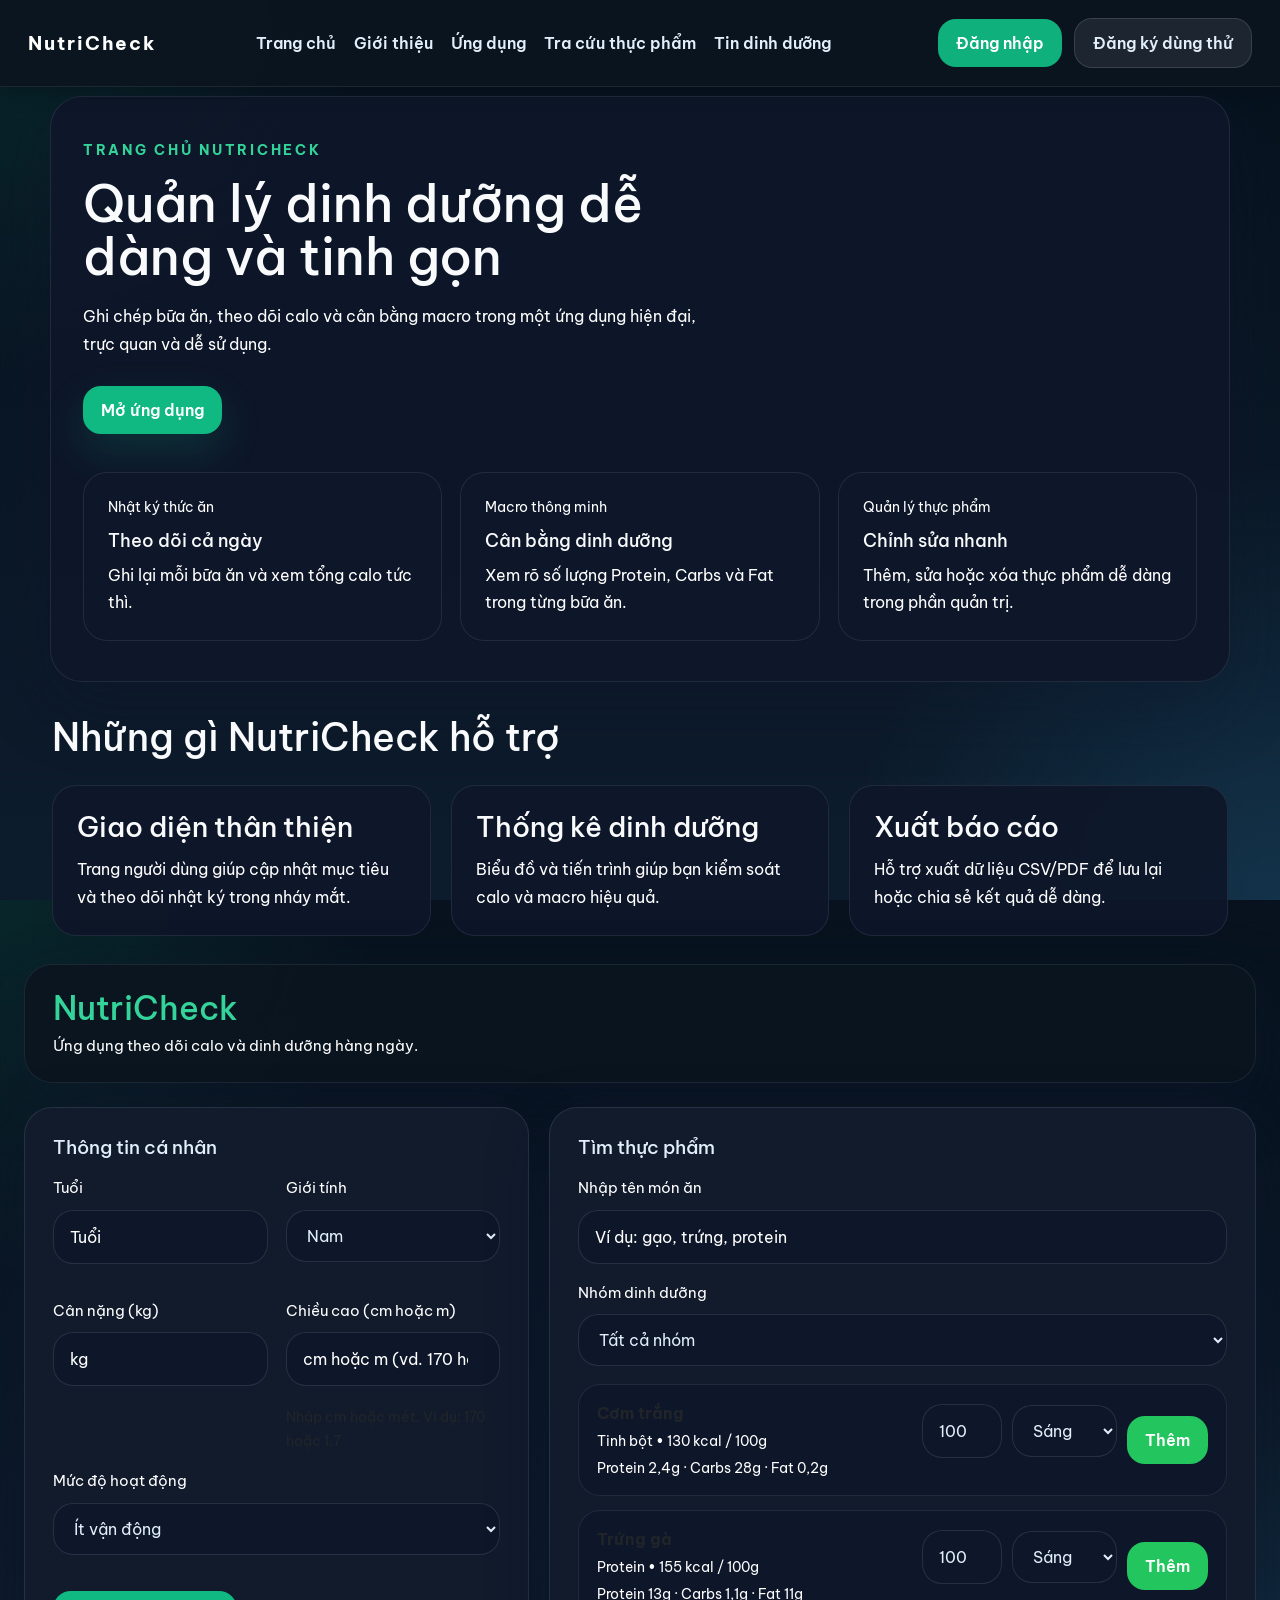
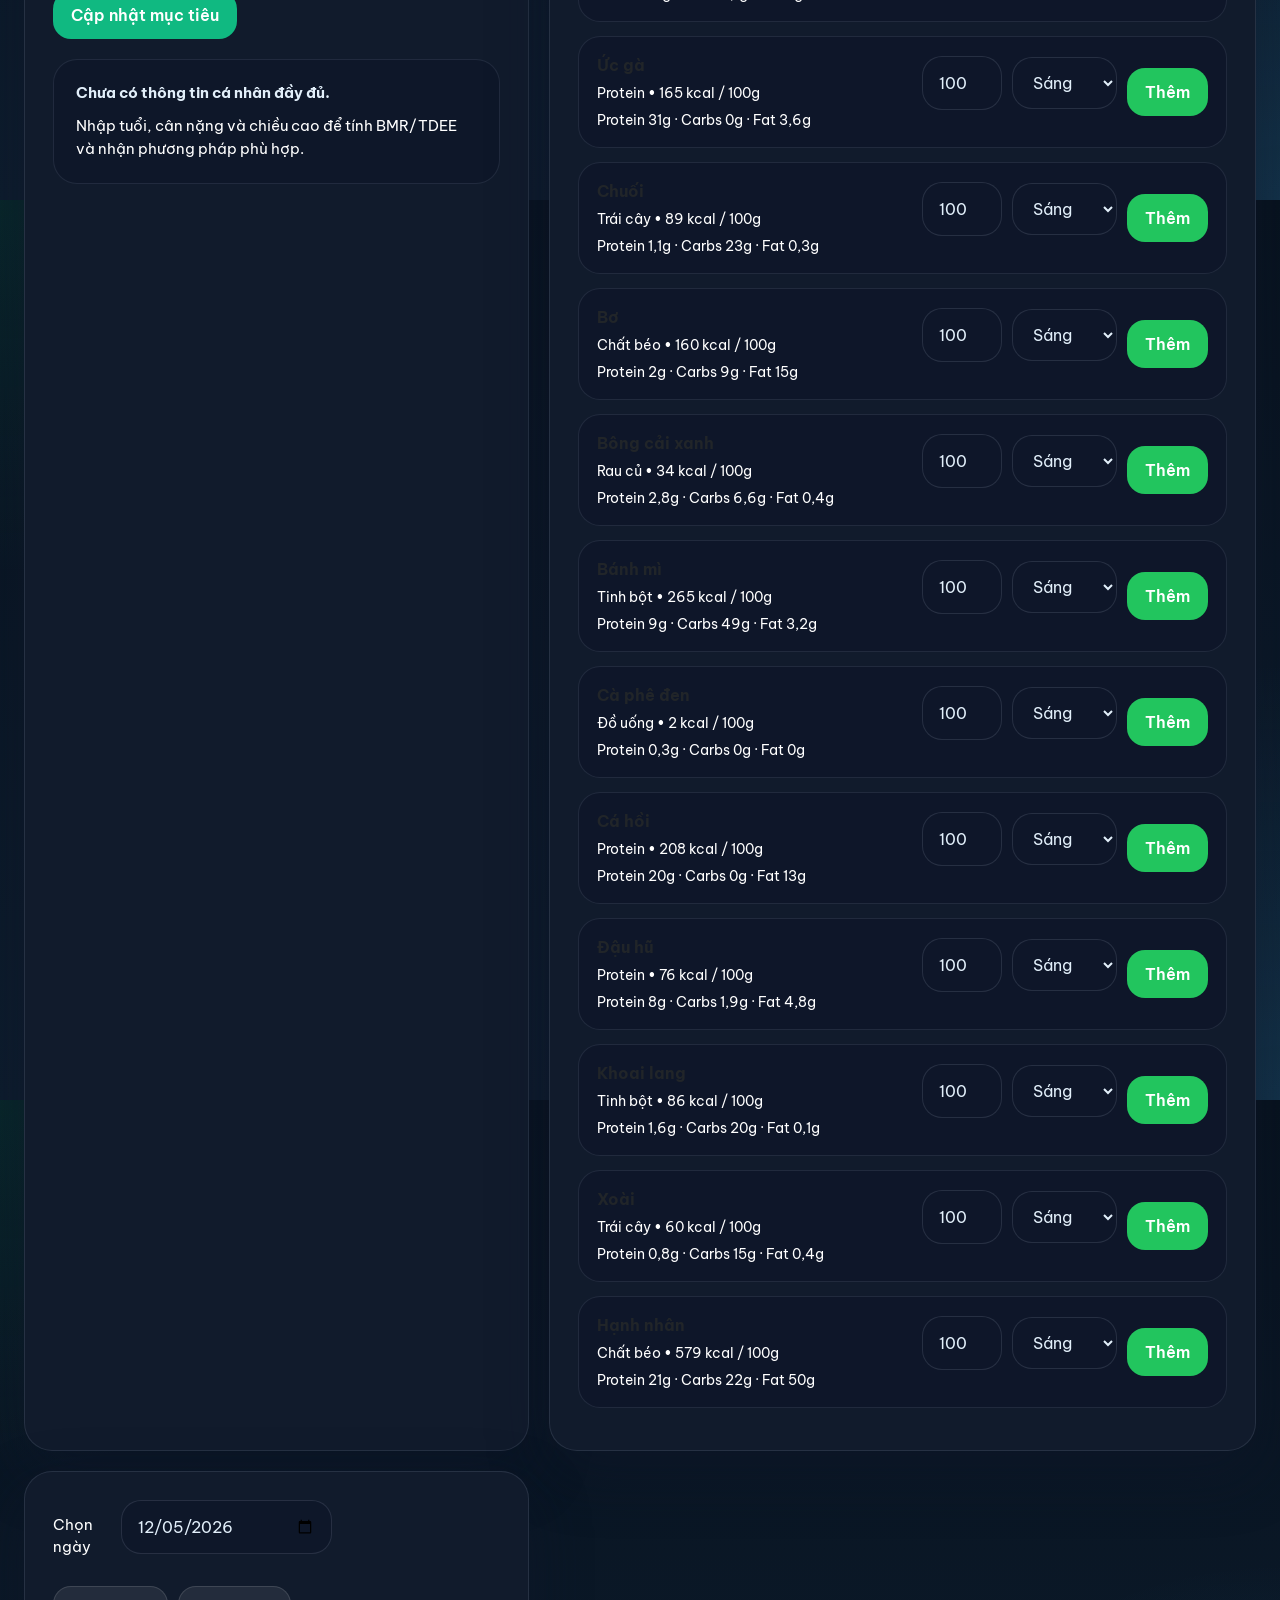
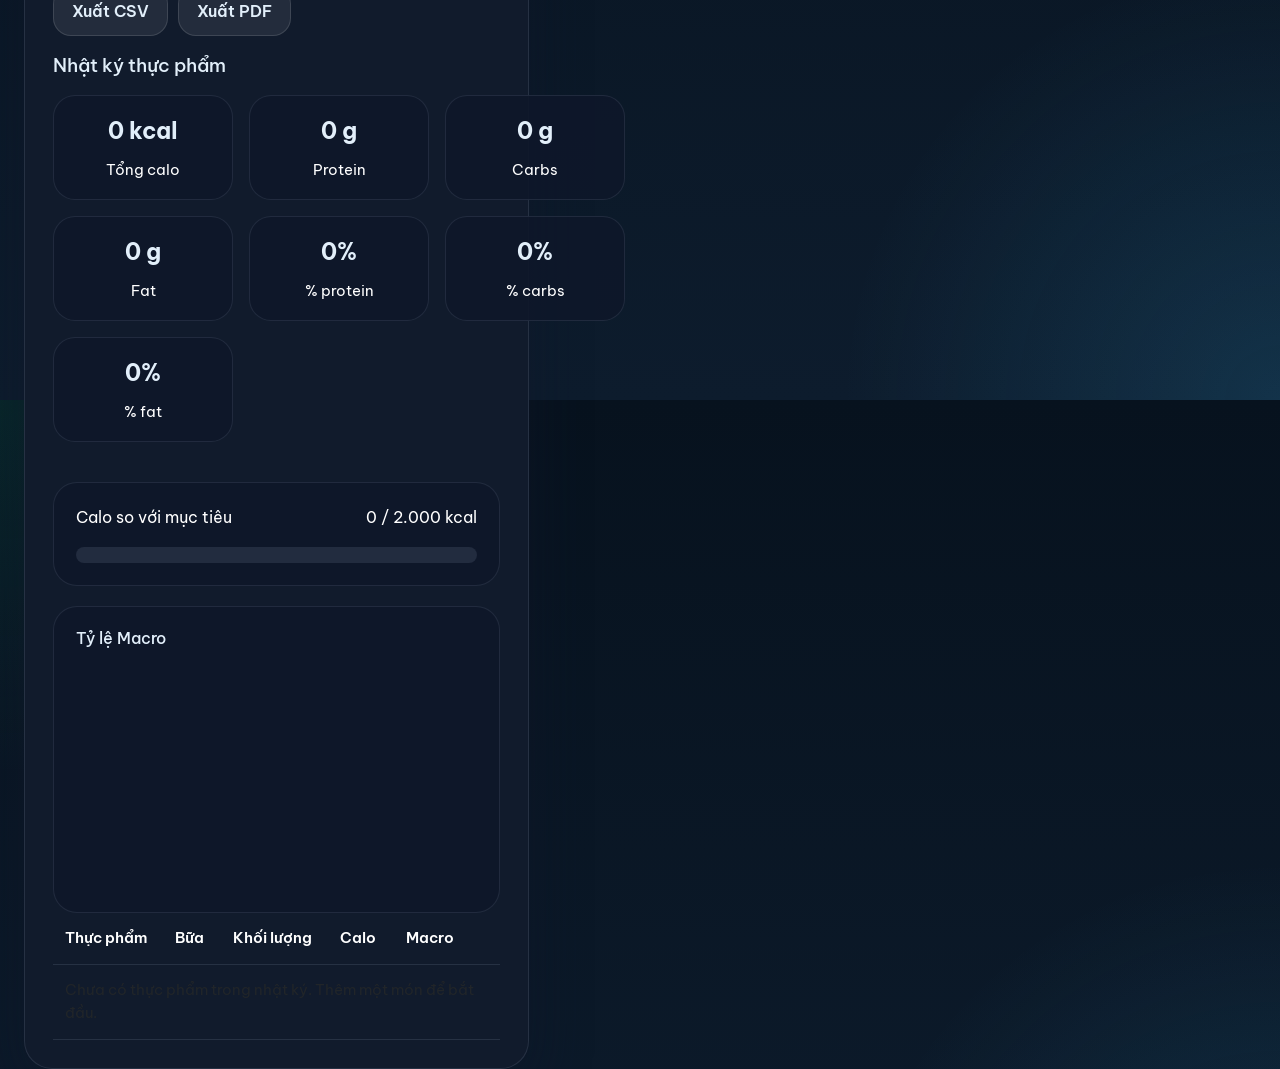
<file: index.html>
<!DOCTYPE html>
<html lang="vi">
<head>
  <meta charset="UTF-8">
  <meta name="viewport" content="width=device-width, initial-scale=1.0">
  <title>NutriCheck</title>
  <link rel="preconnect" href="https://fonts.googleapis.com">
  <link rel="preconnect" href="https://fonts.gstatic.com" crossorigin>
  <link href="https://fonts.googleapis.com/css2?family=Be+Vietnam+Pro:wght@300;400;500;600;700&display=swap" rel="stylesheet">
  <link href="https://cdn.jsdelivr.net/npm/bootstrap@5.3.8/dist/css/bootstrap.min.css" rel="stylesheet" integrity="sha384-sRIl4kxILFvY47J16cr9ZwB07vP4J8+LH7qKQnuqkuIAvNWLzeN8tE5YBujZqJLB" crossorigin="anonymous">
  <link rel="stylesheet" href="styles.css">
</head>
<body class="page-home">
  <div class="page-topbar">
    <div class="topbar-left">
      <div class="brand-logo">NutriCheck</div>
      <nav class="topbar-nav">
        <a href="#app-shell">Trang chủ</a>
        <a href="#features">Giới thiệu</a>
        <a href="#app-shell">Ứng dụng</a>
        <a href="#searchInput">Tra cứu thực phẩm</a>
        <a href="#features">Tin dinh dưỡng</a>
      </nav>
    </div>
    <div class="topbar-actions">
      <div class="header-actions">
        <div class="header-user">
          <button id="userAvatarBtn" class="avatar-button hidden" type="button" aria-label="User menu">
            <span class="avatar-circle" id="avatarCircle">U</span>
          </button>
          <div id="userMenu" class="user-menu hidden" aria-hidden="true">
            <div class="user-menu-heading">Hi, <span id="userMenuName">Bạn</span>!</div>
            <button id="userUpdateEmailBtn" class="menu-item" type="button">Update email</button>
            <button id="userSubscriptionBtn" class="menu-item" type="button">Manage subscription</button>
            <button id="userLogoutBtn" class="menu-item danger" type="button">Logout</button>
          </div>
        </div>
      </div>
      <button id="openLoginBtn" class="btn primary" type="button">Đăng nhập</button>
      <button id="openRegisterBtn" class="btn secondary" type="button">Đăng ký dùng thử</button>
    </div>
  </div>
  <div class="landing-hero">
    <div class="landing-hero__content">
      <span class="hero-eyebrow">Trang chủ NutriCheck</span>
      <h1>Quản lý dinh dưỡng dễ dàng và tinh gọn</h1>
      <p>Ghi chép bữa ăn, theo dõi calo và cân bằng macro trong một ứng dụng hiện đại, trực quan và dễ sử dụng.</p>
      <div class="hero-actions">
        <a href="#app-shell" class="btn primary">Mở ứng dụng</a>
      </div>
    </div>
    <div class="landing-hero__cards">
      <article class="hero-card">
        <span>Nhật ký thức ăn</span>
        <h2>Theo dõi cả ngày</h2>
        <p>Ghi lại mỗi bữa ăn và xem tổng calo tức thì.</p>
      </article>
      <article class="hero-card">
        <span>Macro thông minh</span>
        <h2>Cân bằng dinh dưỡng</h2>
        <p>Xem rõ số lượng Protein, Carbs và Fat trong từng bữa ăn.</p>
      </article>
      <article class="hero-card">
        <span>Quản lý thực phẩm</span>
        <h2>Chỉnh sửa nhanh</h2>
        <p>Thêm, sửa hoặc xóa thực phẩm dễ dàng trong phần quản trị.</p>
      </article>
    </div>
  </div>

  <section id="features" class="features-section">
    <h2>Những gì NutriCheck hỗ trợ</h2>
    <div class="features-grid">
      <article class="feature-card">
        <h3>Giao diện thân thiện</h3>
        <p>Trang người dùng giúp cập nhật mục tiêu và theo dõi nhật ký trong nháy mắt.</p>
      </article>
      <article class="feature-card">
        <h3>Thống kê dinh dưỡng</h3>
        <p>Biểu đồ và tiến trình giúp bạn kiểm soát calo và macro hiệu quả.</p>
      </article>
      <article class="feature-card">
        <h3>Xuất báo cáo</h3>
        <p>Hỗ trợ xuất dữ liệu CSV/PDF để lưu lại hoặc chia sẻ kết quả dễ dàng.</p>
      </article>
    </div>
  </section>

  <div class="app-shell" id="app-shell">
    <header class="app-header">
      <div>
        <h1>NutriCheck</h1>
        <p>Ứng dụng theo dõi calo và dinh dưỡng hàng ngày.</p>
      </div>
    </header>

    <main>
      <section id="user-panel" class="panel active">
        <div class="panel-grid">
          <article class="card profile-card">
            <h2>Thông tin cá nhân</h2>
            <form id="profileForm">
              <div class="form-row split">
                <div>
                  <label for="profileAge">Tuổi</label>
                  <input id="profileAge" type="number" min="10" max="100" placeholder="Tuổi" required>
                </div>
                <div>
                  <label for="profileGender">Giới tính</label>
                  <select id="profileGender">
                    <option value="male">Nam</option>
                    <option value="female">Nữ</option>
                  </select>
                </div>
              </div>
              <div class="form-row split">
                <div>
                  <label for="profileWeight">Cân nặng (kg)</label>
                  <input id="profileWeight" type="number" min="30" max="200" step="0.1" placeholder="kg" required>
                </div>
                <div>
                  <label for="profileHeight">Chiều cao (cm hoặc m)</label>
                  <input id="profileHeight" type="number" step="0.1" placeholder="cm hoặc m (vd. 170 hoặc 1.7)" required>
                  <small>Nhập cm hoặc mét. Ví dụ: 170 hoặc 1.7</small>
                </div>
              </div>
              <div class="form-row">
                <label for="profileActivity">Mức độ hoạt động</label>
                <select id="profileActivity">
                  <option value="1.2">Ít vận động</option>
                  <option value="1.375">Vận động nhẹ</option>
                  <option value="1.55">Vận động vừa</option>
                  <option value="1.725">Vận động nhiều</option>
                  <option value="1.9">Rất nhiều vận động</option>
                </select>
              </div>
              <div class="form-actions">
                <button type="submit" class="btn primary">Cập nhật mục tiêu</button>
              </div>
            </form>
            <div class="profile-summary" id="profileSummary"></div>
          </article>

          <article class="card search-card">
            <h2>Tìm thực phẩm</h2>
            <label>Nhập tên món ăn</label>
            <input id="searchInput" type="search" placeholder="Ví dụ: gạo, trứng, protein" autocomplete="off">
            <label>Nhóm dinh dưỡng</label>
            <select id="groupFilter">
              <option value="">Tất cả nhóm</option>
              <option value="Protein">Protein</option>
              <option value="Tinh bột">Tinh bột</option>
              <option value="Chất béo">Chất béo</option>
              <option value="Rau củ">Rau củ</option>
              <option value="Trái cây">Trái cây</option>
              <option value="Đồ uống">Đồ uống</option>
            </select>
            <div class="food-list" id="foodList"></div>
          </article>

          <article class="card log-card">
            <div class="log-actions">
              <div class="date-row">
                <label for="logDateInput">Chọn ngày</label>
                <input id="logDateInput" type="date">
              </div>
              <div class="export-actions">
                <button id="exportCsvBtn" class="btn secondary" type="button">Xuất CSV</button>
                <button id="exportPdfBtn" class="btn secondary" type="button">Xuất PDF</button>
              </div>
            </div>
            <h2>Nhật ký thực phẩm</h2>
            <div class="log-summary" id="totalsCard"></div>
            <div class="progress-card">
              <div class="progress-header">
                <span id="progressLabel">Calo so với mục tiêu</span>
                <span id="targetCaloriesText"></span>
              </div>
              <div class="progress-bar">
                <div class="progress-fill" id="progressFill"></div>
              </div>
            </div>
            <div class="chart-card">
              <h3>Tỷ lệ Macro</h3>
              <canvas id="macroChart" height="220"></canvas>
            </div>
            <div class="log-table-wrapper">
              <table class="log-table">
                <thead>
                  <tr>
                    <th>Thực phẩm</th>
                    <th>Bữa</th>
                    <th>Khối lượng</th>
                    <th>Calo</th>
                    <th>Macro</th>
                    <th></th>
                  </tr>
                </thead>
                <tbody id="logEntries"></tbody>
              </table>
            </div>
          </article>
        </div>
      </section>

      <section id="admin-panel" class="panel">
        <div class="panel-grid admin-grid">
          <article class="card admin-card">
            <h2>Quản lý thực phẩm</h2>
            <form id="foodForm">
              <div class="form-row">
                <label for="foodName">Tên thực phẩm</label>
                <input id="foodName" type="text" required>
              </div>
              <div class="form-row">
                <label for="foodGroup">Nhóm</label>
                <select id="foodGroup" required>
                  <option value="Protein">Protein</option>
                  <option value="Tinh bột">Tinh bột</option>
                  <option value="Chất béo">Chất béo</option>
                  <option value="Rau củ">Rau củ</option>
                  <option value="Trái cây">Trái cây</option>
                  <option value="Đồ uống">Đồ uống</option>
                </select>
              </div>
              <div class="form-row split">
                <div>
                  <label for="foodCalories">Calo / 100g</label>
                  <input id="foodCalories" type="number" min="0" step="1" required>
                </div>
                <div>
                  <label for="foodProtein">Protein (g)</label>
                  <input id="foodProtein" type="number" min="0" step="0.1" required>
                </div>
              </div>
              <div class="form-row split">
                <div>
                  <label for="foodCarbs">Carbs (g)</label>
                  <input id="foodCarbs" type="number" min="0" step="0.1" required>
                </div>
                <div>
                  <label for="foodFat">Chất béo (g)</label>
                  <input id="foodFat" type="number" min="0" step="0.1" required>
                </div>
              </div>
              <div class="form-actions">
                <button type="submit" class="btn primary">Lưu thực phẩm</button>
                <button type="button" id="resetForm" class="btn secondary">Hủy</button>
              </div>
            </form>
          </article>

          <article class="card admin-card">
            <h2>Danh sách thực phẩm</h2>
            <div class="food-table-wrapper">
              <table class="food-table">
                <thead>
                  <tr>
                    <th>Tên</th>
                    <th>Nhóm</th>
                    <th>Calo</th>
                    <th>Protein</th>
                    <th>Carbs</th>
                    <th>Fat</th>
                    <th>Hành động</th>
                  </tr>
                </thead>
                <tbody id="adminFoodRows"></tbody>
              </table>
            </div>
          </article>

          <article class="card admin-card full-width">
            <h2>Quản lý người dùng</h2>
            <form id="userForm" class="user-form">
              <div class="form-row">
                <label for="userName">Tên người dùng</label>
                <input id="userName" type="text" required>
              </div>
              <div class="form-row">
                <label for="userEmail">Email</label>
                <input id="userEmail" type="email" required>
              </div>
              <div class="form-actions">
                <button type="submit" id="userSubmitBtn" class="btn primary">Lưu người dùng</button>
                <button type="button" id="resetUserForm" class="btn secondary">Hủy</button>
              </div>
            </form>
            <div class="food-table-wrapper">
              <table class="food-table">
                <thead>
                  <tr>
                    <th>Tên</th>
                    <th>Email</th>
                    <th>Hành động</th>
                  </tr>
                </thead>
                <tbody id="userRows"></tbody>
              </table>
            </div>
          </article>

          <article class="card admin-card full-width">
            <h2>Nhật ký hôm nay</h2>
            <div class="log-table-wrapper">
              <table class="log-table">
                <thead>
                  <tr>
                    <th>Thực phẩm</th>
                    <th>Group</th>
                    <th>Calo</th>
                    <th>Protein</th>
                    <th>Carbs</th>
                    <th>Fat</th>
                  </tr>
                </thead>
                <tbody id="adminLogView"></tbody>
              </table>
            </div>
          </article>
        </div>
      </section>
    </main>

    <div id="loginModal" class="auth-modal hidden" aria-hidden="true">
      <div class="auth-dialog">
        <h3>Đăng nhập người dùng</h3>
        <p>Đăng nhập bằng email và mật khẩu đã đăng ký.</p>
        <form id="loginForm">
          <input id="loginUsername" type="text" placeholder="Tên đăng nhập" required autocomplete="username">
          <input id="loginPassword" type="password" placeholder="Mật khẩu" required autocomplete="current-password">
          <div class="form-actions">
            <button id="loginSubmitBtn" class="btn primary" type="submit">Đăng nhập</button>
            <button id="loginCancelBtn" class="btn secondary" type="button">Hủy</button>
          </div>
        </form>
      </div>
    </div>

    <div id="registerModal" class="auth-modal hidden" aria-hidden="true">
      <div class="auth-dialog">
        <h3>Đăng ký tài khoản</h3>
        <p>Nhập thông tin để tạo tài khoản người dùng mới.</p>
        <form id="registerForm">
          <input id="registerUsername" type="text" placeholder="Tên đăng nhập" required autocomplete="username">
          <input id="registerEmail" type="email" placeholder="Email" required autocomplete="email">
          <input id="registerPassword" type="password" placeholder="Mật khẩu" required autocomplete="new-password">
          <input id="registerAge" type="number" placeholder="Tuổi" required min="1" max="120" autocomplete="bday-year">
          <select id="registerGender" required>
            <option value="">Chọn giới tính</option>
            <option value="male">Nam</option>
            <option value="female">Nữ</option>
            <option value="other">Khác</option>
          </select>
          <div class="form-actions">
            <button id="registerSubmitBtn" class="btn primary" type="submit">Đăng ký</button>
            <button id="registerCancelBtn" class="btn secondary" type="button">Hủy</button>
          </div>
        </form>
      </div>
    </div>

    <div id="adminAuthModal" class="auth-modal hidden" aria-hidden="true">
      <div class="auth-dialog">
        <h3>Đăng nhập Admin</h3>
        <p>Nhập tên tài khoản và mật khẩu để truy cập phần quản trị NutriCheck.</p>
        <input id="adminUsernameInput" type="text" placeholder="Tài khoản Admin" autocomplete="username">
        <input id="adminPasswordInput" type="password" placeholder="Mật khẩu Admin" autocomplete="current-password">
        <div class="form-actions">
          <button id="adminLoginBtn" class="btn primary" type="button">Đăng nhập</button>
          <button id="adminCancelBtn" class="btn secondary" type="button">Hủy</button>
        </div>
      </div>
    </div>

    <div class="modal fade" id="successModal" tabindex="-1" aria-labelledby="successModalLabel" aria-hidden="true">
      <div class="modal-dialog modal-dialog-centered">
        <div class="modal-content">
          <div class="modal-header">
            <h5 class="modal-title" id="successModalLabel">Thành công</h5>
            <button type="button" class="btn-close" data-bs-dismiss="modal" aria-label="Đóng"></button>
          </div>
          <div class="modal-body">
            <p id="successModalMessage"></p>
          </div>
          <div class="modal-footer">
            <button type="button" class="btn btn-primary" data-bs-dismiss="modal">Đóng</button>
          </div>
        </div>
      </div>
    </div>
  </div>

  <script src="https://cdn.jsdelivr.net/npm/@popperjs/core@2.11.8/dist/umd/popper.min.js" integrity="sha384-I7E8VVD/ismYTF4hNIPjVp/Zjvgyol6VFvRkX/vR+Vc4jQkC+hVqc2pM8ODewa9r" crossorigin="anonymous"></script>
  <script src="https://cdn.jsdelivr.net/npm/bootstrap@5.3.8/dist/js/bootstrap.min.js" integrity="sha384-G/EV+4j2dNv+tEPo3++6LCgdCROaejBqfUeNjuKAiuXbjrxilcCdDz6ZAVfHWe1Y" crossorigin="anonymous"></script>
  <script src="js/api.js"></script>
  <script src="script.js"></script>
</body>
</html>
</file>
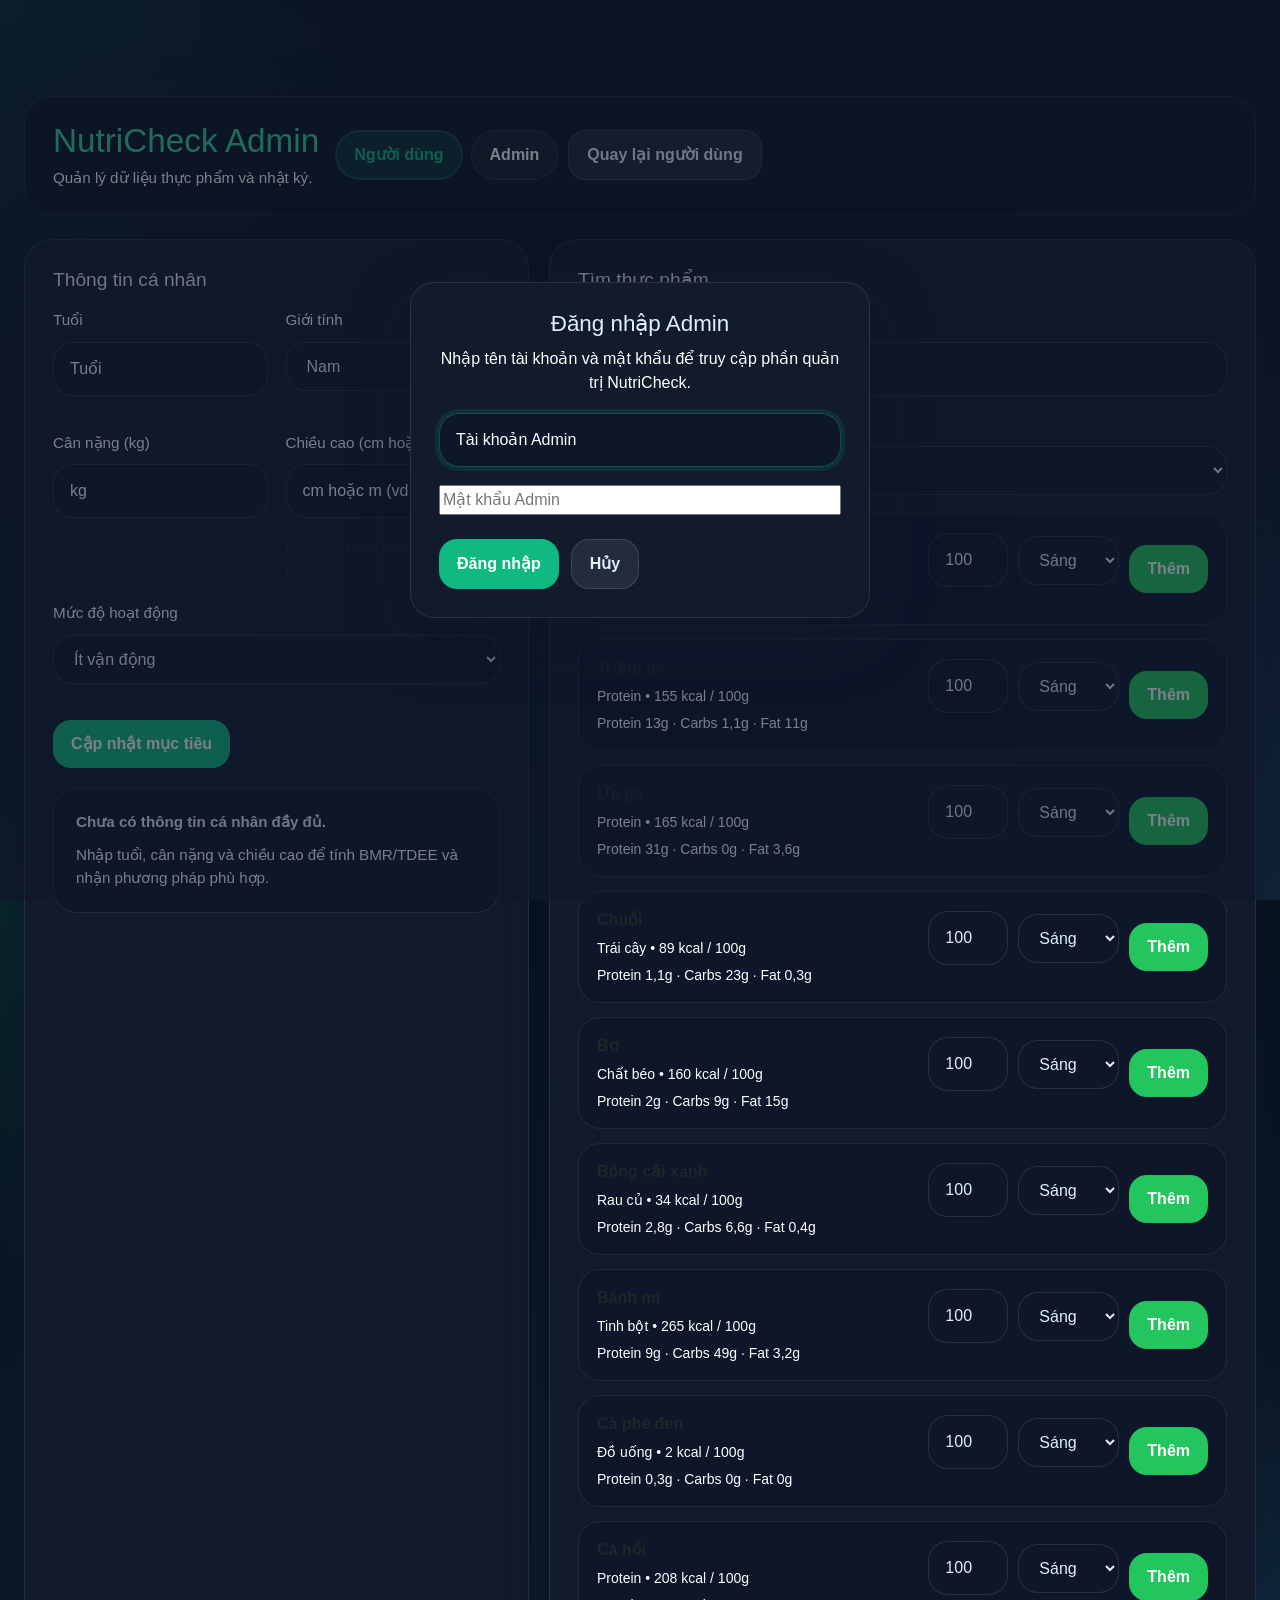
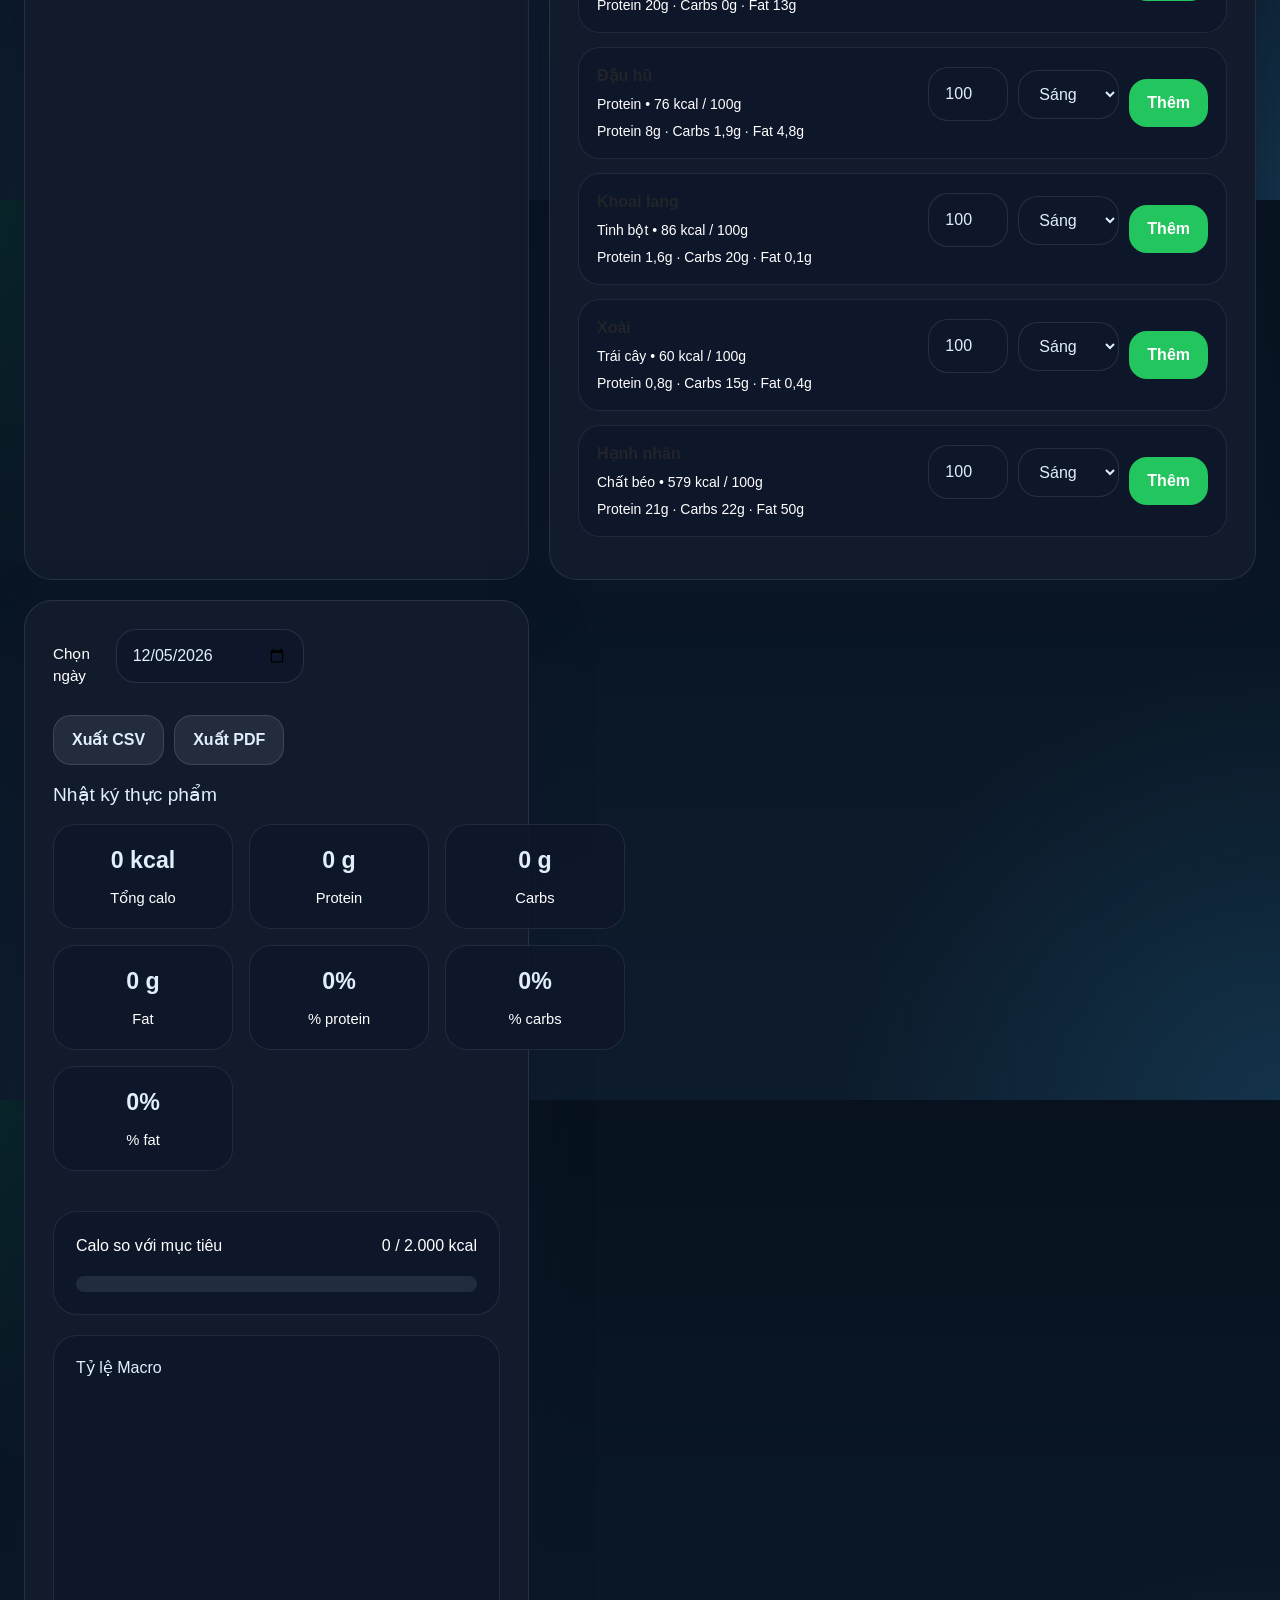
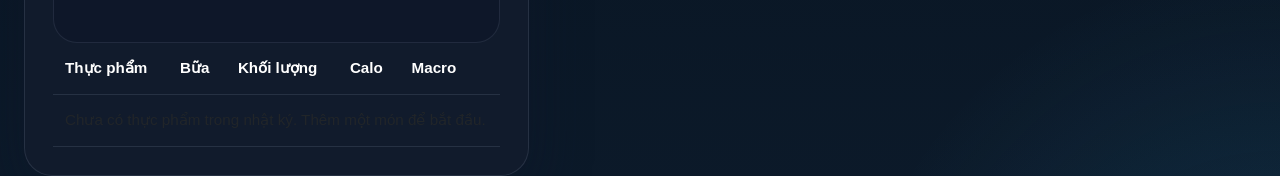
<file: admin.html>
<!DOCTYPE html>
<html lang="vi">
<head>
  <meta charset="UTF-8">
  <meta name="viewport" content="width=device-width, initial-scale=1.0">
  <title>NutriCheck Admin</title>
  <link href="https://cdn.jsdelivr.net/npm/bootstrap@5.3.8/dist/css/bootstrap.min.css" rel="stylesheet" integrity="sha384-sRIl4kxILFvY47J16cr9ZwB07vP4J8+LH7qKQnuqkuIAvNWLzeN8tE5YBujZqJLB" crossorigin="anonymous">
  <link rel="stylesheet" href="styles.css">
</head>
<body class="page-admin">
  <div class="app-shell">
    <header class="app-header">
      <div>
        <h1>NutriCheck Admin</h1>
        <p>Quản lý dữ liệu thực phẩm và nhật ký.</p>
      </div>
      <div class="header-actions">
        <nav class="tabs">
          <button class="tab-button" data-target="user-panel">Người dùng</button>
          <button class="tab-button active" data-target="admin-panel" id="adminTab">Admin</button>
        </nav>
        <button id="backToUserBtn" class="btn secondary" type="button">Quay lại người dùng</button>
        <button id="logoutAdminBtn" class="btn secondary hidden" type="button">Đăng xuất Admin</button>
      </div>
    </header>

    <main>
      <section id="user-panel" class="panel">
        <div class="panel-grid">
          <article class="card profile-card">
            <h2>Thông tin cá nhân</h2>
            <form id="profileForm">
              <div class="form-row split">
                <div>
                  <label for="profileAge">Tuổi</label>
                  <input id="profileAge" type="number" min="10" max="100" placeholder="Tuổi" required>
                </div>
                <div>
                  <label for="profileGender">Giới tính</label>
                  <select id="profileGender">
                    <option value="male">Nam</option>
                    <option value="female">Nữ</option>
                  </select>
                </div>
              </div>
              <div class="form-row split">
                <div>
                  <label for="profileWeight">Cân nặng (kg)</label>
                  <input id="profileWeight" type="number" min="30" max="200" step="0.1" placeholder="kg" required>
                </div>
                <div>
                  <label for="profileHeight">Chiều cao (cm hoặc m)</label>
                  <input id="profileHeight" type="number" step="0.1" placeholder="cm hoặc m (vd. 170 hoặc 1.7)" required>
                  <small>Nhập cm hoặc mét. Ví dụ: 170 hoặc 1.7</small>
                </div>
              </div>
              <div class="form-row">
                <label for="profileActivity">Mức độ hoạt động</label>
                <select id="profileActivity">
                  <option value="1.2">Ít vận động</option>
                  <option value="1.375">Vận động nhẹ</option>
                  <option value="1.55">Vận động vừa</option>
                  <option value="1.725">Vận động nhiều</option>
                  <option value="1.9">Rất nhiều vận động</option>
                </select>
              </div>
              <div class="form-actions">
                <button type="submit" class="btn primary">Cập nhật mục tiêu</button>
              </div>
            </form>
            <div class="profile-summary" id="profileSummary"></div>
          </article>

          <article class="card search-card">
            <h2>Tìm thực phẩm</h2>
            <label>Nhập tên hoặc nhóm</label>
            <input id="searchInput" type="search" placeholder="Ví dụ: gạo, trứng, protein" autocomplete="off">
            <label>Nhóm dinh dưỡng</label>
            <select id="groupFilter">
              <option value="">Tất cả nhóm</option>
              <option value="Protein">Protein</option>
              <option value="Tinh bột">Tinh bột</option>
              <option value="Chất béo">Chất béo</option>
              <option value="Rau củ">Rau củ</option>
              <option value="Trái cây">Trái cây</option>
              <option value="Đồ uống">Đồ uống</option>
            </select>
            <div class="food-list" id="foodList"></div>
          </article>

          <article class="card log-card">
            <div class="log-actions">
              <div class="date-row">
                <label for="logDateInput">Chọn ngày</label>
                <input id="logDateInput" type="date">
              </div>
              <div class="export-actions">
                <button id="exportCsvBtn" class="btn secondary" type="button">Xuất CSV</button>
                <button id="exportPdfBtn" class="btn secondary" type="button">Xuất PDF</button>
              </div>
            </div>
            <h2>Nhật ký thực phẩm</h2>
            <div class="log-summary" id="totalsCard"></div>
            <div class="progress-card">
              <div class="progress-header">
                <span id="progressLabel">Calo so với mục tiêu</span>
                <span id="targetCaloriesText"></span>
              </div>
              <div class="progress-bar">
                <div class="progress-fill" id="progressFill"></div>
              </div>
            </div>
            <div class="chart-card">
              <h3>Tỷ lệ Macro</h3>
              <canvas id="macroChart" height="220"></canvas>
            </div>
            <div class="log-table-wrapper">
              <table class="log-table">
                <thead>
                  <tr>
                    <th>Thực phẩm</th>
                    <th>Bữa</th>
                    <th>Khối lượng</th>
                    <th>Calo</th>
                    <th>Macro</th>
                    <th></th>
                  </tr>
                </thead>
                <tbody id="logEntries"></tbody>
              </table>
            </div>
          </article>
        </div>
      </section>

      <section id="admin-panel" class="panel active">
        <div class="panel-grid admin-grid">
          <article class="card admin-card">
            <h2>Quản lý thực phẩm</h2>
            <form id="foodForm">
              <div class="form-row">
                <label for="foodName">Tên thực phẩm</label>
                <input id="foodName" type="text" required>
              </div>
              <div class="form-row">
                <label for="foodGroup">Nhóm</label>
                <select id="foodGroup" required>
                  <option value="Protein">Protein</option>
                  <option value="Tinh bột">Tinh bột</option>
                  <option value="Chất béo">Chất béo</option>
                  <option value="Rau củ">Rau củ</option>
                  <option value="Trái cây">Trái cây</option>
                  <option value="Đồ uống">Đồ uống</option>
                </select>
              </div>
              <div class="form-row split">
                <div>
                  <label for="foodCalories">Calo / 100g</label>
                  <input id="foodCalories" type="number" min="0" step="1" required>
                </div>
                <div>
                  <label for="foodProtein">Protein (g)</label>
                  <input id="foodProtein" type="number" min="0" step="0.1" required>
                </div>
              </div>
              <div class="form-row split">
                <div>
                  <label for="foodCarbs">Carbs (g)</label>
                  <input id="foodCarbs" type="number" min="0" step="0.1" required>
                </div>
                <div>
                  <label for="foodFat">Chất béo (g)</label>
                  <input id="foodFat" type="number" min="0" step="0.1" required>
                </div>
              </div>
              <div class="form-actions">
                <button type="submit" class="btn primary">Lưu thực phẩm</button>
                <button type="button" id="resetForm" class="btn secondary">Hủy</button>
              </div>
            </form>
          </article>

          <article class="card admin-card">
            <h2>Danh sách thực phẩm</h2>
            <div class="food-table-wrapper">
              <table class="food-table">
                <thead>
                  <tr>
                    <th>Tên</th>
                    <th>Nhóm</th>
                    <th>Calo</th>
                    <th>Protein</th>
                    <th>Carbs</th>
                    <th>Fat</th>
                    <th>Hành động</th>
                  </tr>
                </thead>
                <tbody id="adminFoodRows"></tbody>
              </table>
            </div>
          </article>

          <article class="card admin-card full-width">
            <h2>Thông tin Admin</h2>
            <form id="adminInfoForm" class="user-form">
              <div class="form-row">
                <label for="adminName">Tên Admin</label>
                <input id="adminName" type="text" required>
              </div>
              <div class="form-row">
                <label for="adminEmail">Email</label>
                <input id="adminEmail" type="email" required>
              </div>
              <div class="form-row">
                <label for="adminNewPassword">Mật khẩu mới (để trống nếu không thay đổi)</label>
                <input id="adminNewPassword" type="password">
              </div>
              <div class="form-actions">
                <button type="submit" class="btn primary">Cập nhật thông tin</button>
              </div>
            </form>
          </article>

          <article class="card admin-card full-width">
            <h2>Danh sách người dùng</h2>
            <div class="food-table-wrapper">
              <table class="food-table">
                <thead>
                  <tr>
                    <th>Tên</th>
                    <th>Email</th>
                    <th>Hành động</th>
                  </tr>
                </thead>
                <tbody id="userRows"></tbody>
              </table>
            </div>
          </article>

          <article class="card admin-card full-width">
            <h2>Nhật ký hôm nay</h2>
            <div class="log-table-wrapper">
              <table class="log-table">
                <thead>
                  <tr>
                    <th>Thực phẩm</th>
                    <th>Group</th>
                    <th>Calo</th>
                    <th>Protein</th>
                    <th>Carbs</th>
                    <th>Fat</th>
                  </tr>
                </thead>
                <tbody id="adminLogView"></tbody>
              </table>
            </div>
          </article>
        </div>
      </section>
    </main>

    <div id="adminAuthModal" class="auth-modal hidden" aria-hidden="true">
      <div class="auth-dialog">
        <h3>Đăng nhập Admin</h3>
        <p>Nhập tên tài khoản và mật khẩu để truy cập phần quản trị NutriCheck.</p>
        <input id="adminUsernameInput" type="text" placeholder="Tài khoản Admin" autocomplete="username">
        <input id="adminPasswordInput" type="password" placeholder="Mật khẩu Admin" autocomplete="current-password">
        <div class="form-actions">
          <button id="adminLoginBtn" class="btn primary" type="button">Đăng nhập</button>
          <button id="adminCancelBtn" class="btn secondary" type="button">Hủy</button>
        </div>
      </div>
    </div>


  </div>

  <script src="https://cdn.jsdelivr.net/npm/@popperjs/core@2.11.8/dist/umd/popper.min.js" integrity="sha384-I7E8VVD/ismYTF4hNIPjVp/Zjvgyol6VFvRkX/vR+Vc4jQkC+hVqc2pM8ODewa9r" crossorigin="anonymous"></script>
  <script src="https://cdn.jsdelivr.net/npm/bootstrap@5.3.8/dist/js/bootstrap.min.js" integrity="sha384-G/EV+4j2dNv+tEPo3++6LCgdCROaejBqfUeNjuKAiuXbjrxilcCdDz6ZAVfHWe1Y" crossorigin="anonymous"></script>
  <script src="js/api.js"></script>
  <script src="script.js"></script>
  <script src="js/admin.js"></script>
</body>
</html>
</file>
<file: styles.css>
:root {
  --bg: #0b1520;
  --surface: #111b2c;
  --surface-strong: #17263d;
  --text: #e2effa;
  --muted: #ffffff;
  --primary: #10b981;
  --success: #22c55e;
  --danger: #f97316;
  --border: rgba(148, 163, 184, 0.16);
  --shadow: 0 22px 60px rgba(15, 23, 42, 0.45);
}

/* Màu chữ cho trang chủ */
.page-home {
  --text: #e2effa; /* Màu xanh dương nhạt */
}

/* Màu chữ cho trang admin */
.page-admin {
  --text: #e2effa; /* Đồng bộ với màu chữ nền tối */
}

.modal-content {
  background: rgba(11, 21, 32, 0.97);
  border: 1px solid rgba(255, 255, 255, 0.08);
  color: var(--text);
}

.modal-header,
.modal-footer {
  border-color: rgba(255, 255, 255, 0.08);
}

.modal-title,
.modal-body,
.modal-footer .btn {
  color: var(--text);
}

.modal-footer .btn-primary {
  background-color: var(--primary);
  border-color: transparent;
}

.modal-footer .btn-close {
  filter: brightness(0) invert(1);
}

* {
  box-sizing: border-box;
}

html,
body {
  margin: 0;
  min-height: 100%;
  height: 100%;
}

body {
  padding: 96px 0 24px;
  font-family: 'Be Vietnam Pro', Inter, sans-serif;
  background: radial-gradient(circle at top left, rgba(16, 185, 129, 0.12), transparent 24%),
              radial-gradient(circle at bottom right, rgba(56, 189, 248, 0.14), transparent 28%),
              linear-gradient(180deg, #07121e 0%, #0d1c2d 100%);
  color: var(--text);
}

.app-shell {
  width: 100%;
  max-width: none;
  margin: 0 auto;
  padding: 0 24px;
}

.page-topbar {
  position: fixed;
  top: 0;
  left: 0;
  right: 0;
  display: flex;
  justify-content: space-between;
  align-items: center;
  gap: 20px;
  padding: 18px 28px;
  background: rgba(11, 21, 32, 0.96);
  border-bottom: 1px solid rgba(255, 255, 255, 0.08);
  box-shadow: 0 4px 20px rgba(0, 0, 0, 0.24);
  color: var(--text);
  z-index: 100;
}

.topbar-left {
  display: flex;
  align-items: center;
  gap: 32px;
  flex: 1;
}

.brand-logo {
  font-weight: 700;
  font-size: 1.2rem;
  letter-spacing: 0.1em;
  color: #fff;
}

.topbar-nav {
  display: flex;
  flex-wrap: wrap;
  gap: 18px;
  margin: 0 auto;
  justify-content: center;
}

.topbar-nav a {
  color: #e2effa;
  text-decoration: none;
  font-weight: 600;
  transition: color 0.2s ease, transform 0.2s ease;
}

.topbar-nav a:hover {
  color: var(--primary);
  transform: translateY(-1px);
}

.topbar-actions {
  display: flex;
  align-items: center;
  gap: 12px;
}

.topbar-actions .btn.primary {
  background: rgba(16, 185, 129, 0.95);
  color: #fff;
}

.topbar-actions .btn.secondary {
  background: rgba(255, 255, 255, 0.08);
  color: #e2effa;
  border: 1px solid rgba(255, 255, 255, 0.12);
}

.app-header {
  position: relative;
  display: flex;
  align-items: center;
  gap: 16px;
  margin-bottom: 24px;
  padding: 24px 28px;
  border-radius: 28px;
  background: rgba(11, 21, 32, 0.96);
  border: 1px solid rgba(148, 163, 184, 0.12);
  box-shadow: var(--shadow);
}

.app-header h1 {
  margin: 0 0 6px;
  font-size: clamp(2rem, 2.6vw, 2.7rem);
  color: #34d399;
}

.app-header p {
  margin: 0;
  color: var(--muted);
  font-size: 0.95rem;
}

.header-actions {
  position: relative;
  display: flex;
  align-items: center;
  gap: 10px;
  flex-wrap: wrap;
}

.search-card .header-actions {
  justify-content: space-between;
  margin-bottom: 22px;
}

.tabs {
  display: flex;
  gap: 8px;
}

.tab-button {
  border: 1px solid rgba(148, 163, 184, 0.16);
  background: rgba(255, 255, 255, 0.04);
  color: #ffffff;
  padding: 12px 18px;
  border-radius: 999px;
  cursor: pointer;
  transition: transform 0.2s ease, background-color 0.2s ease, color 0.2s ease;
  font-weight: 600;
}

.tab-button.active {
  background: rgba(16, 185, 129, 0.15);
  color: #10b981;
  box-shadow: inset 0 0 0 1px rgba(16, 185, 129, 0.25);
}

.tab-button:hover {
  transform: translateY(-1px);
  color: #e2effa;
}

main {
  display: block;
}

.panel {
  display: none;
}

.panel.active {
  display: block;
}

.panel-grid {
  display: grid;
  grid-template-columns: 1.25fr 1.75fr;
  gap: 20px;
}

.admin-grid {
  grid-template-columns: repeat(2, minmax(0, 1fr));
  gap: 20px;
}

.card {
  background: var(--surface);
  border: 1px solid var(--border);
  border-radius: 28px;
  padding: 28px;
  box-shadow: var(--shadow);
}

.card h2 {
  margin-top: 0;
  margin-bottom: 18px;
  font-size: 1.2rem;
  color: #e2effa;
}

label {
  display: block;
  margin-bottom: 10px;
  color: var(--muted);
  font-size: 0.95rem;
}

input[type="search"],
input[type="text"],
input[type="number"],
input[type="date"],
select {
  width: 100%;
  padding: 14px 16px;
  border: 1px solid rgba(148, 163, 184, 0.18);
  border-radius: 20px;
  background: rgba(15, 23, 42, 0.92);
  margin-bottom: 18px;
  font-size: 1rem;
  color: var(--text);
  transition: border-color 0.2s ease, box-shadow 0.2s ease, background 0.2s ease;
}

input[type="search"]::placeholder,
input[type="text"]::placeholder,
input[type="number"]::placeholder,
input[type="date"]::placeholder {
  color: #ffffff;
}

input[type="search"]:focus,
input[type="text"]:focus,
input[type="number"]:focus,
input[type="date"]:focus,
select:focus {
  outline: none;
  border-color: rgba(16, 185, 129, 0.35);
  box-shadow: 0 0 0 4px rgba(16, 185, 129, 0.12);
}

.food-list,
.food-table-wrapper,
.log-table-wrapper {
  overflow-x: auto;
}

.food-item,
.food-row {
  display: grid;
  grid-template-columns: 1fr auto;
  align-items: center;
  gap: 12px;
  padding: 16px 18px;
  border: 1px solid rgba(148, 163, 184, 0.14);
  border-radius: 22px;
  margin-bottom: 14px;
  background: rgba(15, 23, 42, 0.9);
  transition: transform 0.2s ease, box-shadow 0.2s ease;
}

.food-item:hover,
.food-row:hover {
  transform: translateY(-1px);
  box-shadow: 0 14px 30px rgba(16, 185, 129, 0.18);
}

.food-item small,
.food-row small {
  color: var(--muted);
  display: block;
  margin-top: 6px;
}

.btn {
  border: none;
  border-radius: 18px;
  padding: 12px 18px;
  cursor: pointer;
  font-weight: 600;
  transition: transform 0.2s ease, box-shadow 0.2s ease, background-color 0.2s ease;
}

.btn:hover {
  transform: translateY(-1px);
}

.btn.primary {
  background: var(--primary);
  color: #fff;
}

.btn.secondary {
  background: rgba(255, 255, 255, 0.08);
  color: #e2effa;
  border: 1px solid rgba(255, 255, 255, 0.12);
}

.btn.secondary:hover {
  background: rgba(255, 255, 255, 0.14);
}

.btn.success {
  background: var(--success);
  color: #fff;
}

.btn.danger {
  background: var(--danger);
  color: #fff;
}

.food-table,
.log-table {
  width: 100%;
  border-collapse: collapse;
}

.food-table th,
.food-table td,
.log-table th,
.log-table td {
  text-align: left;
  padding: 14px 12px;
  border-bottom: 1px solid var(--border);
  font-size: 0.95rem;
}

.food-table th,
.log-table th {
  color: var(--muted);
  font-weight: 600;
}

.log-summary {
  display: grid;
  grid-template-columns: repeat(3, minmax(180px, 1fr));
  gap: 16px;
  margin-bottom: 20px;
}

.summary-card {
  background: rgba(15, 23, 42, 0.92);
  border-radius: 22px;
  padding: 18px;
  text-align: center;
  border: 1px solid rgba(148, 163, 184, 0.14);
}

.summary-card strong {
  display: block;
  font-size: 1.45rem;
  margin-bottom: 8px;
  color: #e2effa;
}

.summary-card span {
  color: var(--muted);
  font-size: 0.92rem;
}

.form-row {
  margin-bottom: 18px;
}

.form-row.split {
  display: grid;
  grid-template-columns: repeat(2, minmax(0, 1fr));
  gap: 18px;
}

.form-actions {
  display: flex;
  flex-wrap: wrap;
  gap: 12px;
  margin-top: 6px;
}

.profile-summary,
.chart-card,
.progress-card {
  background: rgba(15, 23, 42, 0.92);
  border-radius: 24px;
  border: 1px solid rgba(148, 163, 184, 0.14);
  padding: 22px;
  margin-top: 20px;
}

.chart-card h3 {
  margin: 0 0 16px;
  font-size: 1rem;
  color: #e2effa;
}

.progress-header {
  display: flex;
  justify-content: space-between;
  align-items: center;
  gap: 12px;
  margin-bottom: 18px;
  color: var(--muted);
}

.progress-bar {
  width: 100%;
  height: 16px;
  background: rgba(148, 163, 184, 0.15);
  border-radius: 999px;
  overflow: hidden;
}

.progress-fill {
  height: 100%;
  width: 0%;
  background: var(--primary);
  border-radius: 999px;
  transition: width 0.35s ease, background 0.35s ease;
}

.log-actions {
  display: flex;
  flex-wrap: wrap;
  justify-content: space-between;
  gap: 14px;
  align-items: flex-end;
  margin-bottom: 18px;
}

.date-row {
  display: flex;
  align-items: center;
  gap: 10px;
}

.date-row label {
  margin: 0;
  color: var(--muted);
}

.export-actions {
  display: flex;
  gap: 10px;
  flex-wrap: wrap;
}

.food-controls {
  display: grid;
  grid-template-columns: 80px 1fr auto;
  gap: 10px;
  align-items: center;
  width: 100%;
}

.food-controls input,
.food-controls select {
  width: 100%;
}

.food-controls button {
  white-space: nowrap;
}

.profile-summary {
  font-size: 0.95rem;
  color: var(--muted);
}

.profile-summary strong {
  display: block;
  margin-bottom: 10px;
  color: #e2effa;
}

.admin-card.full-width {
  grid-column: 1 / -1;
}

@media (max-width: 900px) {
  .panel-grid,
  .admin-grid {
    grid-template-columns: 1fr;
  }
}

@media (max-width: 640px) {
  body {
    padding: 16px;
  }

  .food-item,
  .food-row {
    grid-template-columns: 1fr;
  }

  .header-actions {
    flex-direction: column;
    align-items: stretch;
  }
}

.hidden {
  display: none !important;
}

.header-user {
  position: relative;
  margin-left: 8px;
}

.avatar-button {
  width: 42px;
  height: 42px;
  border-radius: 50%;
  border: 1px solid rgba(255, 255, 255, 0.18);
  background: rgba(16, 185, 129, 0.16);
  color: #fff;
  cursor: pointer;
  display: inline-flex;
  align-items: center;
  justify-content: center;
  transition: transform 0.2s ease, background-color 0.2s ease;
}

.avatar-button:hover {
  transform: translateY(-1px);
  background: rgba(16, 185, 129, 0.24);
}

.avatar-circle {
  display: inline-flex;
  align-items: center;
  justify-content: center;
  width: 100%;
  height: 100%;
  border-radius: 50%;
  font-weight: 700;
  letter-spacing: 0.02em;
}

.user-menu {
  position: absolute;
  right: 0;
  top: calc(100% + 12px);
  min-width: 220px;
  background: rgba(15, 23, 42, 0.98);
  border: 1px solid rgba(148, 163, 184, 0.16);
  border-radius: 22px;
  box-shadow: 0 24px 60px rgba(0, 0, 0, 0.28);
  padding: 16px 0;
  z-index: 30;
}

.user-menu-heading {
  padding: 12px 18px;
  color: #e2effa;
  font-size: 0.95rem;
  border-bottom: 1px solid rgba(148, 163, 184, 0.12);
  margin-bottom: 8px;
}

.menu-item {
  width: 100%;
  background: transparent;
  border: none;
  text-align: left;
  padding: 12px 18px;
  color: #e2effa;
  font-size: 0.96rem;
  cursor: pointer;
  transition: background 0.2s ease;
}

.menu-item:hover {
  background: rgba(255, 255, 255, 0.06);
}

.menu-item.danger {
  color: #f97316;
}

.auth-modal {
  position: fixed;
  inset: 0;
  background: rgba(15, 23, 42, 0.55);
  display: flex;
  align-items: center;
  justify-content: center;
  padding: 24px;
  z-index: 20;
}

.auth-dialog {
  width: min(460px, 100%);
  background: var(--surface);
  border-radius: 24px;
  border: 1px solid var(--border);
  box-shadow: var(--shadow);
  padding: 28px;
  text-align: center;
}

.auth-dialog h3 {
  margin: 0 0 10px;
  font-size: 1.4rem;
}

.auth-dialog p {
  margin: 0 0 18px;
  color: var(--muted);
}

.auth-dialog input {
  width: 100%;
  margin-bottom: 18px;
}

.landing-hero {
  max-width: 1180px;
  margin: 0 auto 32px;
  padding: 40px 32px;
  border-radius: 32px;
  background: rgba(15, 23, 42, 0.92);
  border: 1px solid rgba(148, 163, 184, 0.14);
  box-shadow: 0 24px 65px rgba(15, 23, 42, 0.35);
}

.landing-hero__content {
  max-width: 620px;
}

.hero-eyebrow {
  display: inline-block;
  margin-bottom: 18px;
  color: #34d399;
  text-transform: uppercase;
  letter-spacing: 0.2em;
  font-size: 0.85rem;
  font-weight: 700;
}

.landing-hero h1 {
  margin: 0 0 18px;
  font-size: clamp(2.6rem, 4vw, 4rem);
  line-height: 1.03;
  color: #f8fafc;
}

.landing-hero p {
  margin: 0 0 28px;
  color: #ffffff;
  font-size: 1rem;
  line-height: 1.75;
}

.hero-actions {
  display: flex;
  flex-wrap: wrap;
  gap: 14px;
}

.hero-actions .btn.primary {
  box-shadow: 0 16px 40px rgba(16, 185, 129, 0.18);
}

.hero-actions .btn.secondary {
  background: rgba(255, 255, 255, 0.1);
  border-color: rgba(255, 255, 255, 0.18);
}

.landing-hero__cards {
  display: grid;
  grid-template-columns: repeat(3, minmax(220px, 1fr));
  gap: 18px;
  margin-top: 38px;
}

.hero-card,
.feature-card {
  background: rgba(15, 23, 42, 0.94);
  border: 1px solid rgba(148, 163, 184, 0.14);
  border-radius: 24px;
  padding: 24px;
  transition: transform 0.25s ease, box-shadow 0.25s ease, border-color 0.25s ease;
}

.hero-card:hover,
.feature-card:hover {
  transform: translateY(-6px);
  box-shadow: 0 24px 60px rgba(16, 185, 129, 0.16);
  border-color: rgba(16, 185, 129, 0.22);
}

.hero-card span {
  display: block;
  color: #ffffff;
  margin-bottom: 12px;
  font-size: 0.88rem;
}

.hero-card h2 {
  margin: 0 0 10px;
  color: #f8fafc;
  font-size: 1.15rem;
}

.hero-card p {
  margin: 0;
  color: #ffffff;
  line-height: 1.7;
}

.features-section {
  max-width: 1180px;
  margin: 0 auto 28px;
  padding: 0 2px;
}

.features-section h2 {
  margin-bottom: 24px;
  color: #f8fafc;
  font-size: clamp(1.9rem, 3vw, 2.4rem);
}

.features-grid {
  display: grid;
  grid-template-columns: repeat(3, minmax(240px, 1fr));
  gap: 20px;
}

.feature-card {
  background: rgba(15, 23, 42, 0.9);
  border: 1px solid rgba(148, 163, 184, 0.14);
  border-radius: 24px;
  padding: 24px;
}

.feature-card h3 {
  margin: 0 0 12px;
  color: #f8fafc;
}

.feature-card p {
  margin: 0;
  color: #ffffff;
  line-height: 1.75;
}

@media (max-width: 900px) {
  .landing-hero__cards,
  .features-grid {
    grid-template-columns: 1fr;
  }
}

@media (max-width: 640px) {
  .landing-hero {
    padding: 28px 20px;
  }

  .landing-hero h1 {
    font-size: 2.4rem;
  }
}

/* User Management Styles */
.btn-sm {
  padding: 6px 12px;
  font-size: 0.85rem;
  border-radius: 8px;
}

.btn-sm.primary {
  background: var(--primary);
  color: #fff;
}

.btn-sm.danger {
  background: var(--danger);
  color: #fff;
}

.btn-sm:hover {
  transform: translateY(-1px);
}

.badge {
  display: inline-block;
  padding: 4px 10px;
  border-radius: 12px;
  font-size: 0.85rem;
  font-weight: 600;
}

.badge-user {
  background: rgba(59, 130, 246, 0.2);
  color: #60a5fa;
}

.badge-admin {
  background: rgba(16, 185, 129, 0.2);
  color: #10b981;
}

.action-buttons {
  display: flex;
  gap: 8px;
  align-items: center;
}

.user-form {
  margin-bottom: 24px;
}
</file>
